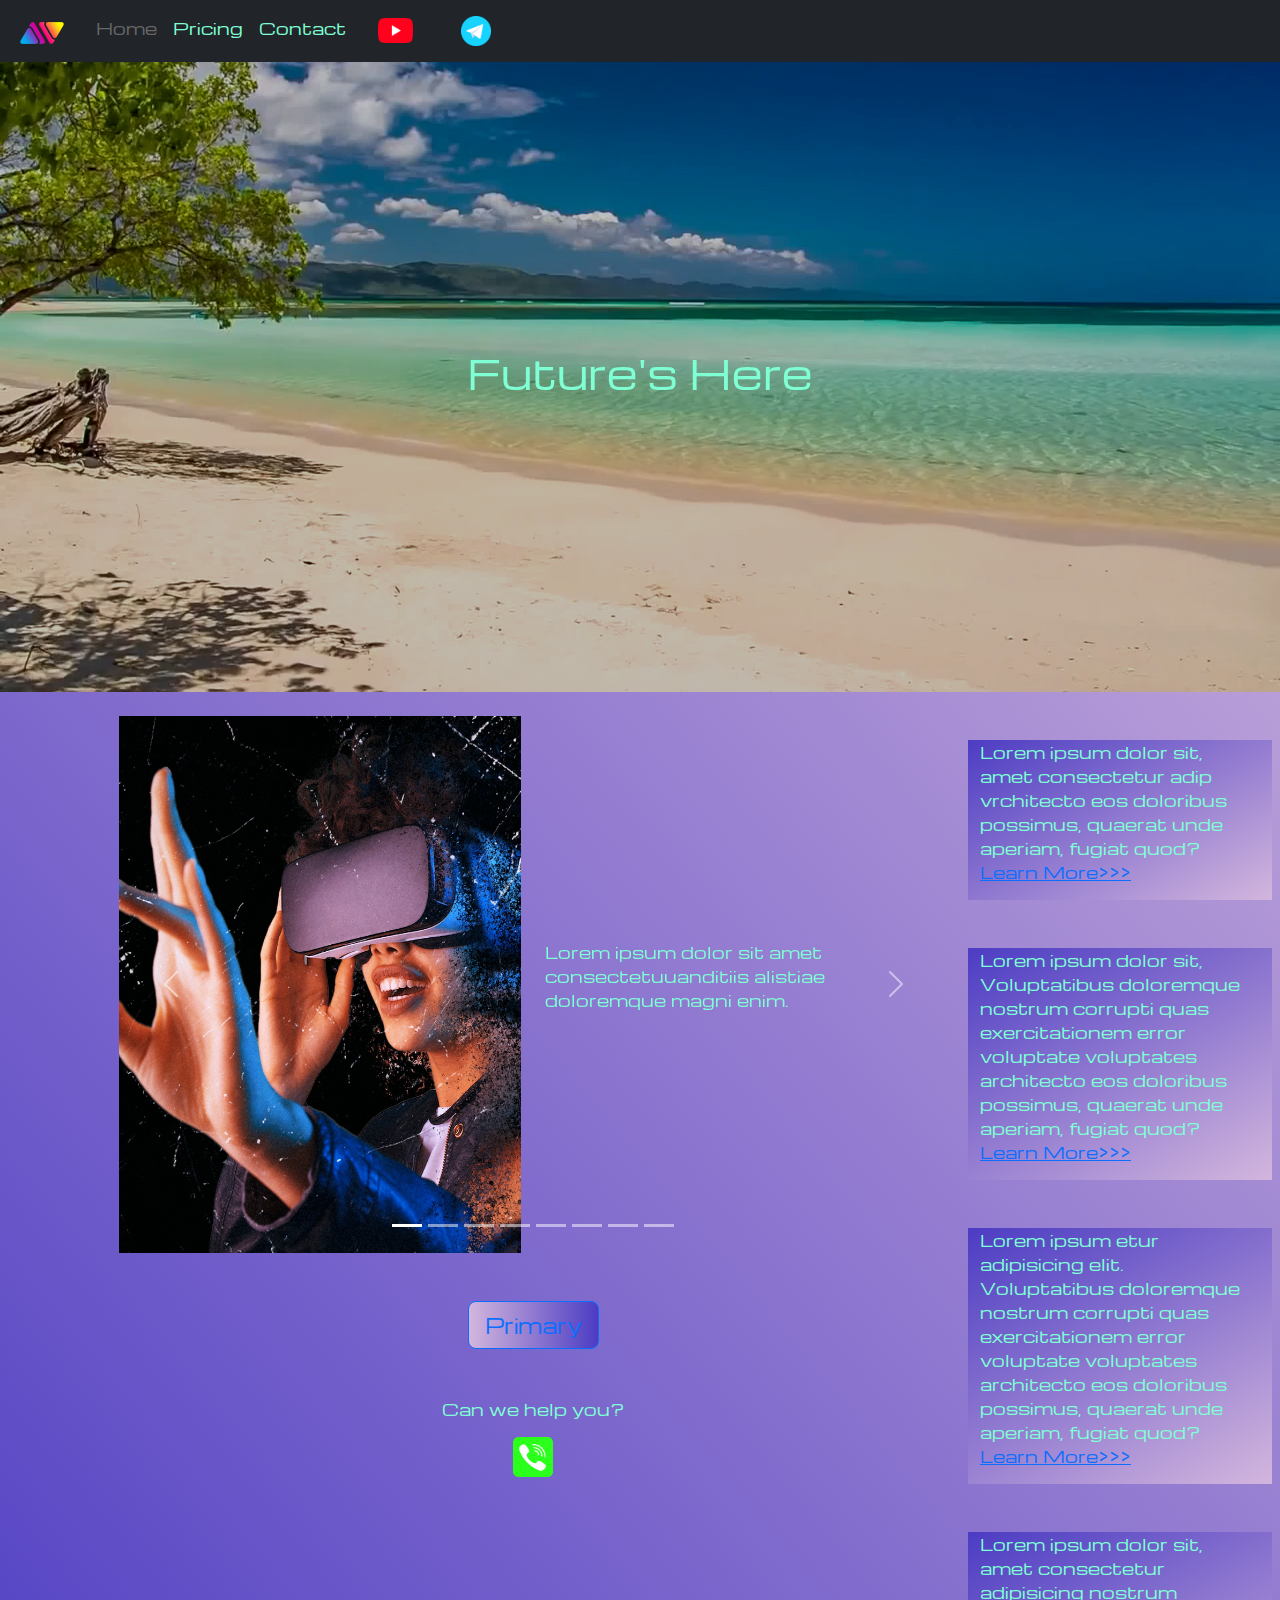
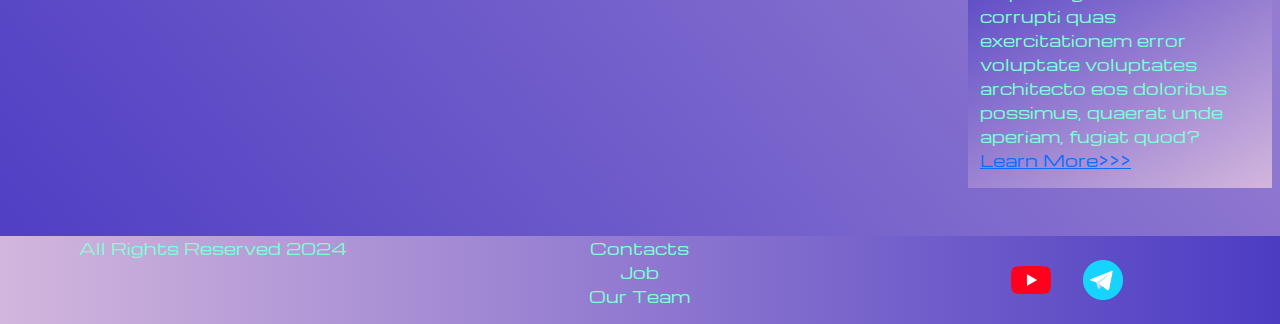
<file: index.html>
<!DOCTYPE html>
<html lang="en">

<head>
  <meta charset="UTF-8">
  <meta name="viewport" content="width=device-width, initial-scale=1.0">
  <link href="https://cdn.jsdelivr.net/npm/bootstrap@5.3.3/dist/css/bootstrap.min.css" rel="stylesheet"
    integrity="sha384-QWTKZyjpPEjISv5WaRU9OFeRpok6YctnYmDr5pNlyT2bRjXh0JMhjY6hW+ALEwIH" crossorigin="anonymous">
  <link rel="stylesheet" href="source/styles/mycss.css">
  <link rel="stylesheet" href="source/styles/bgvideo.css">
  
  <link rel="apple-touch-icon" sizes="180x180" href="source/files/apple-touch-icon.png">
  <link rel="icon" type="image/png" sizes="32x32" href="source/files/favicon-32x32.png">
  <link rel="icon" type="image/png" sizes="16x16" href="source/files/favicon-16x16.png">
  <link rel="manifest" href="source/files/site.webmanifest">

  <title>GM</title>
</head>

<body>
  <header>
    <nav class="navbar navbar-expand-lg bg-dark">
      <div class="container-fluid">
        <a class="navbar-brand" href="/"><img src="source/images/Logo-png.png" alt="Логотип"></a>
        <button class="navbar-toggler" type="button" data-bs-toggle="collapse" data-bs-target="#navbarNav"
          aria-controls="navbarNav" aria-expanded="false" aria-label="Toggle navigation">
          <span class="navbar-toggler-icon"></span>
        </button>
        <div class="collapse navbar-collapse" id="navbarNav">
          <ul class="navbar-nav">
            <li class="nav-item">
              <a class="nav-link active" aria-current="page" href="/">Home</a>
            </li>
            <li class="nav-item">
              <a class="nav-link" href="pricing.html">Pricing</a>
            </li>
            <li class="nav-item">
              <a class="nav-link" aria-current="page" href="pricing.html">Contact</a>
            </li>
            <li class="nav-item">
              <a class="nav-link" aria-current="page" href="pricing.html">
                <img style="width: 35px; margin-inline: 1em;" src="source/images/yt.png" alt="Youtube">
              </a>
            </li>
            <li class="nav-item">
              <a class="nav-link" aria-current="page" href="pricing.html">
                <img style="width: 30px; margin-inline: 1em;" src="source/images//tg.png" alt="Telegram">
              </a>
            </li>
          </ul>
        </div>
      </div>
    </nav>
  </header>

  <section>
    <div class="bgvideo">
      <video src="source/video/bg-video.mp4" type="video/mp4" autoplay muted loop></video>
      <div class="effect"></div>
      <div class="video-text">
        <h1>Future's Here</h1>
      </div>
    </div>

    <div class="container-fluid mt-4">
      <div class="row">
        <div class="col-lg-1">
        </div>

        <div class="col-lg-8 col-md-12">
          <div class="row">

            <div id="carouselExampleIndicators" class="carousel slide" data-bs-ride="carousel">
              <div class="carousel-indicators">
                <button type="button" data-bs-target="#carouselExampleIndicators" data-bs-slide-to="0" class="active"
                  aria-current="true" aria-label="Slide 1"></button>
                <button type="button" data-bs-target="#carouselExampleIndicators" data-bs-slide-to="1"
                  aria-label="Slide 2"></button>
                <button type="button" data-bs-target="#carouselExampleIndicators" data-bs-slide-to="2"
                  aria-label="Slide 3"></button>
                <button type="button" data-bs-target="#carouselExampleIndicators" data-bs-slide-to="3"
                  aria-label="Slide 4"></button>
                <button type="button" data-bs-target="#carouselExampleIndicators" data-bs-slide-to="4"
                  aria-label="Slide 5"></button>
                <button type="button" data-bs-target="#carouselExampleIndicators" data-bs-slide-to="5"
                  aria-label="Slide 6"></button>
                <button type="button" data-bs-target="#carouselExampleIndicators" data-bs-slide-to="6"
                  aria-label="Slide 7"></button>
                <button type="button" data-bs-target="#carouselExampleIndicators" data-bs-slide-to="7"
                  aria-label="Slide 8"></button>
              </div>
              <div class="carousel-inner">
                <div class="carousel-item active">
                  <div class="d-block w-100">
                    <div class="row">
                      <div class="col-lg-6 col-md-6">
                        <img src="source/images/vr.png" class="w-100" alt="...">
                      </div>
                      <div class="col-lg-6 col-md-6 slide-text">
                        <p>Lorem ipsum dolor sit amet consectetuuanditiis alistiae doloremque magni enim.</p>
                      </div>
                    </div>
                  </div>
                </div>
                <div class="carousel-item">
                  <div class="d-block w-100">
                    <div class="row">
                      <div class="col-lg-6 col-md-6">
                        <img src="source/images/gaming pc.png" class="w-100" alt="...">
                      </div>
                      <div class="col-lg-6 col-md-6 slide-text">
                        <p>Lorem ipsum dolor adipisicing elit. Dolorestiae doloremque magni enim.
                        </p>
                      </div>
                    </div>
                  </div>
                </div>
                <div class="carousel-item">
                  <div class="d-block w-100">
                    <div class="row">
                      <div class="col-lg-6 col-md-6">
                        <img src="source/images/laptop.png" class="w-100" alt="...">
                      </div>
                      <div class="col-lg-6 col-md-6 slide-text">
                        <p>Lorem ipsum dolor sremque magni enim.</p>
                      </div>
                    </div>
                  </div>
                </div>
                <div class="carousel-item">
                  <div class="d-block w-100">
                    <div class="row">
                      <div class="col-lg-6 col-md-6">
                        <img src="source/images/acc.png" class="w-100" alt="...">
                      </div>
                      <div class="col-lg-6 col-md-6 slide-text">
                        <p>Lorem ipsum dolor sittiae doloremque magni enim.
                        </p>
                      </div>
                    </div>
                  </div>
                </div>
                <div class="carousel-item">
                  <div class="d-block w-100">
                    <div class="row">
                      <div class="col-lg-6 col-md-6">
                        <img src="source/images/controller.png" class="w-100" alt="...">
                      </div>
                      <div class="col-lg-6 col-md-6 slide-text">
                        <p>Lorem ipsum destiae doloremque magni enim.</p>
                      </div>
                    </div>
                  </div>
                </div>
                <div class="carousel-item">
                  <div class="d-block w-100">
                    <div class="row">
                      <div class="col-lg-6 col-md-6">
                        <img src="source/images/gpu.png" class="w-100" alt="...">
                      </div>
                      <div class="col-lg-6 col-md-6 slide-text">
                        <p>Lorem ipsum pie doloremque magni enim.</p>
                      </div>
                    </div>
                  </div>
                </div>
                <div class="carousel-item">
                  <div class="d-block w-100">
                    <div class="row">
                      <div class="col-lg-6 col-md-6">
                        <img src="source/images/other.png" class="w-100" alt="...">
                      </div>
                      <div class="col-lg-6 col-md-6 slide-text">
                        <p>Lorem ipsum dolor sit amet cetur adiping elit. Dolorestiae doloremque magni enim.</p>
                      </div>
                    </div>
                  </div>
                </div>
                <div class="carousel-item">
                  <div class="d-block w-100">
                    <div class="row">
                      <div class="col-lg-6 col-md-6">
                        <img src="source/images/cpu.png" class="w-100" alt="...">
                      </div>
                      <div class="col-lg-6 col-md-6 slide-text">
                        <p>Lorem ipsum dolor sit amet conlorestiae doloremque magni enim.</p>
                      </div>
                    </div>
                  </div>
                </div>

              </div>
              <button class="carousel-control-prev" type="button" data-bs-target="#carouselExampleIndicators"
                data-bs-slide="prev">
                <span class="carousel-control-prev-icon" aria-hidden="true"></span>
                <span class="visually-hidden">Previous</span>
              </button>
              <button class="carousel-control-next" type="button" data-bs-target="#carouselExampleIndicators"
                data-bs-slide="next">
                <span class="carousel-control-next-icon" aria-hidden="true"></span>
                <span class="visually-hidden">Next</span>
              </button>
            </div>

            <div class="col-lg-12 col-md-12 text-center mt-4">
              <button type="button" class="btn btn-outline-primary btn-lg my-4">Primary</button>
            </div>


            <div class="col-lg-12 col-md-12 text-center mt-4">
              <p>Can we help you?</p>
            </div>
            <div class="col-lg-12 col-md-12 text-center">
              <img class="call-anim" style="width: 40px" src="source/images/phone.png" alt="Youtube">
            </div>




          </div>
        </div>

        <div class="col-lg-3 col-md-12">
          <div class="row px-2">
            <div class="col-lg-12 sidebar my-4">
              <p>Lorem ipsum dolor sit, amet consectetur adip vrchitecto eos doloribus possimus, quaerat unde aperiam,
                fugiat quod? <a href="#">Learn More>>></a></p>
            </div>
            <div class="col-lg-12 sidebar my-4">
              <p>Lorem ipsum dolor sit, Voluptatibus doloremque nostrum corrupti quas exercitationem error voluptate
                voluptates architecto eos doloribus possimus, quaerat unde aperiam, fugiat quod? <a href="#">Learn
                  More>>></a></p>
            </div>
            <div class="col-lg-12 sidebar my-4">
              <p>Lorem ipsum etur adipisicing elit. Voluptatibus doloremque nostrum corrupti quas exercitationem error
                voluptate voluptates architecto eos doloribus possimus, quaerat unde aperiam, fugiat quod? <a
                  href="#">Learn More>>></a></p>
            </div>
            <div class="col-lg-12 sidebar my-4">
              <p>Lorem ipsum dolor sit, amet consectetur adipisicing nostrum corrupti quas exercitationem error
                voluptate voluptates architecto eos doloribus possimus, quaerat unde aperiam, fugiat quod? <a
                  href="#">Learn More>>></a></p>
            </div>
          </div>
        </div>

      </div>


    </div>
  </section>



  <footer class="mt-4">
    <div class="container-fluid">
      <div class="row">
        <div class="col-lg-4 col-md-12 text-center">
          <p>All Rights Reserved 2024</p>
        </div>
        <div class="col-lg-4 col-md-12 text-center">
          <p>Contacts <br>Job <br>Our Team</p>
        </div>
        <div class="col-lg-4 col-md-12 media-links">
          <a href="https://youtube.com" target="_blank"><img style="width: 40px; margin-inline: 1em;"
              src="source/images/yt.png" alt="Youtube"></a>
          <a href="#"><img style="width: 40px; margin-inline: 1em;" src="source/images/tg.png" alt="Telegram"></a>
        </div>
      </div>
    </div>
  </footer>
  <script src="https://cdn.jsdelivr.net/npm/bootstrap@5.0.2/dist/js/bootstrap.bundle.min.js"
    integrity="sha384-MrcW6ZMFYlzcLA8Nl+NtUVF0sA7MsXsP1UyJoMp4YLEuNSfAP+JcXn/tWtIaxVXM"
    crossorigin="anonymous"></script>
</body>

</html>
</file>
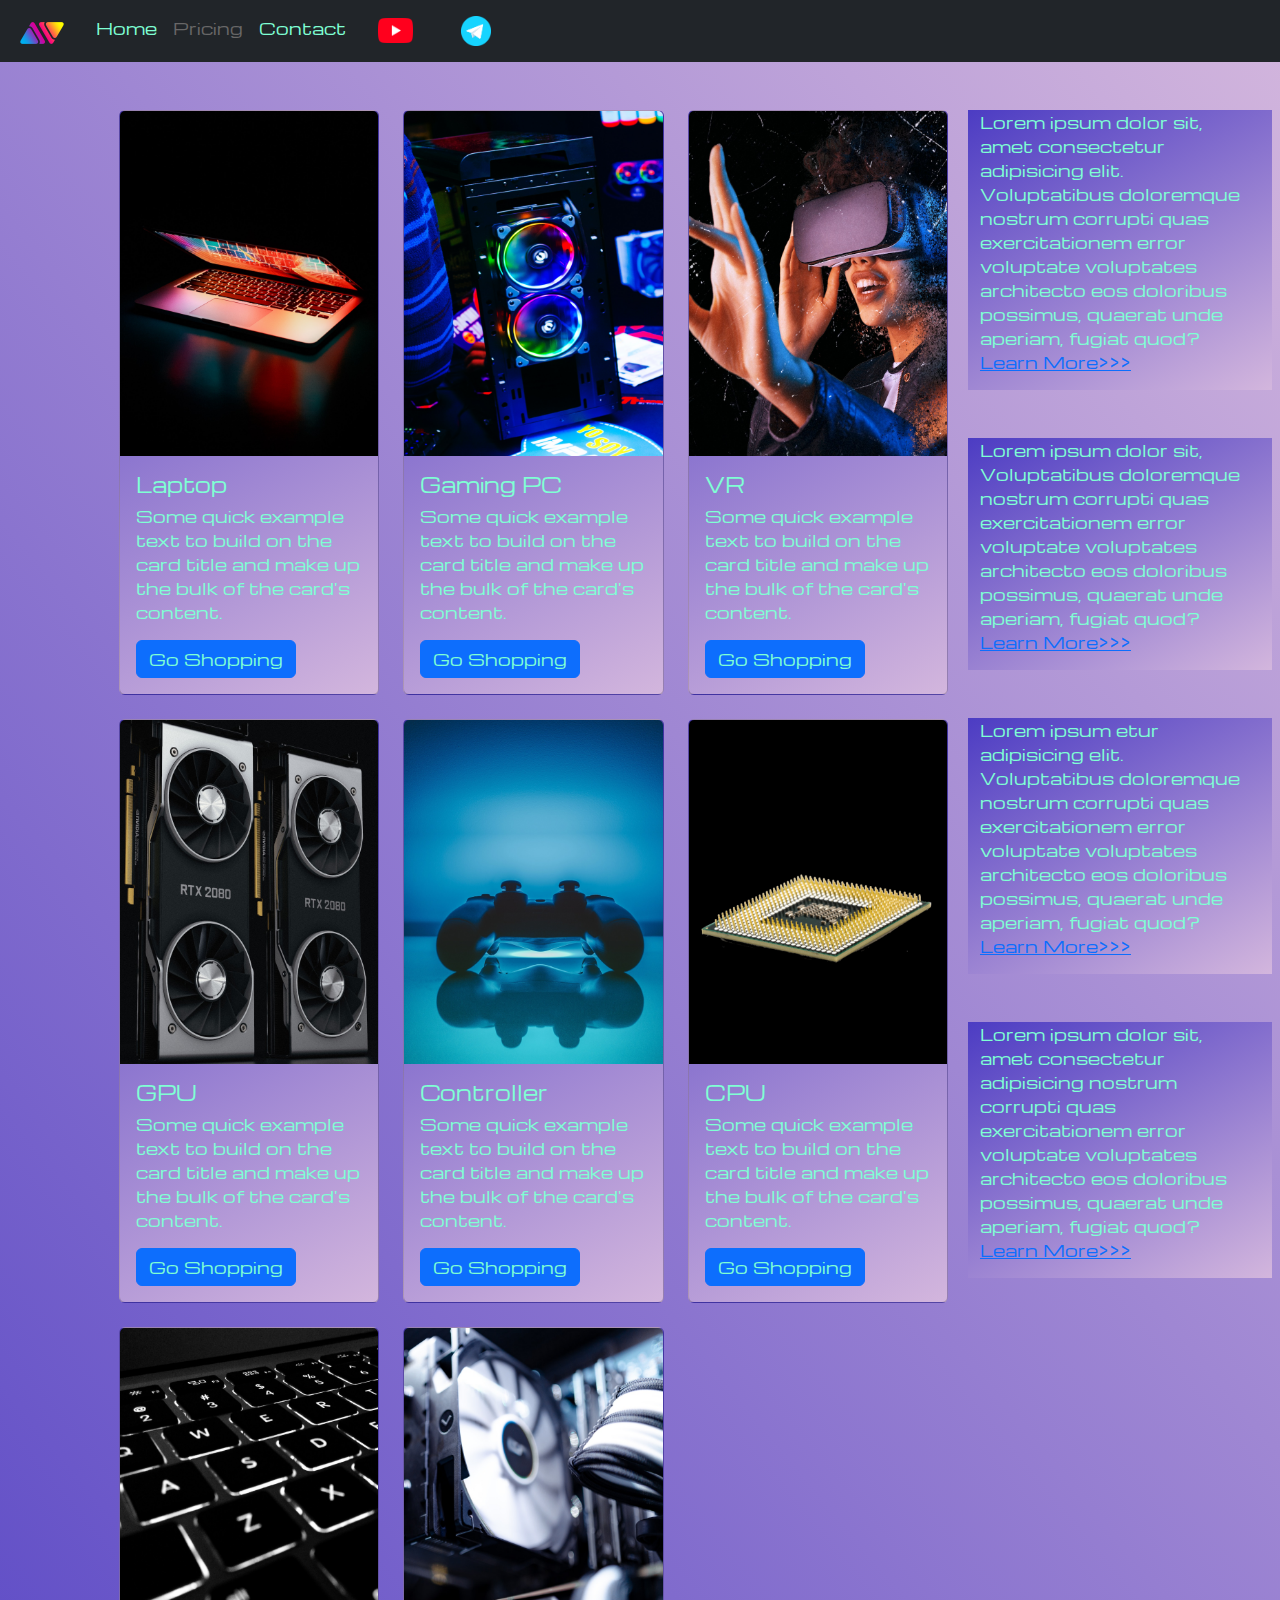
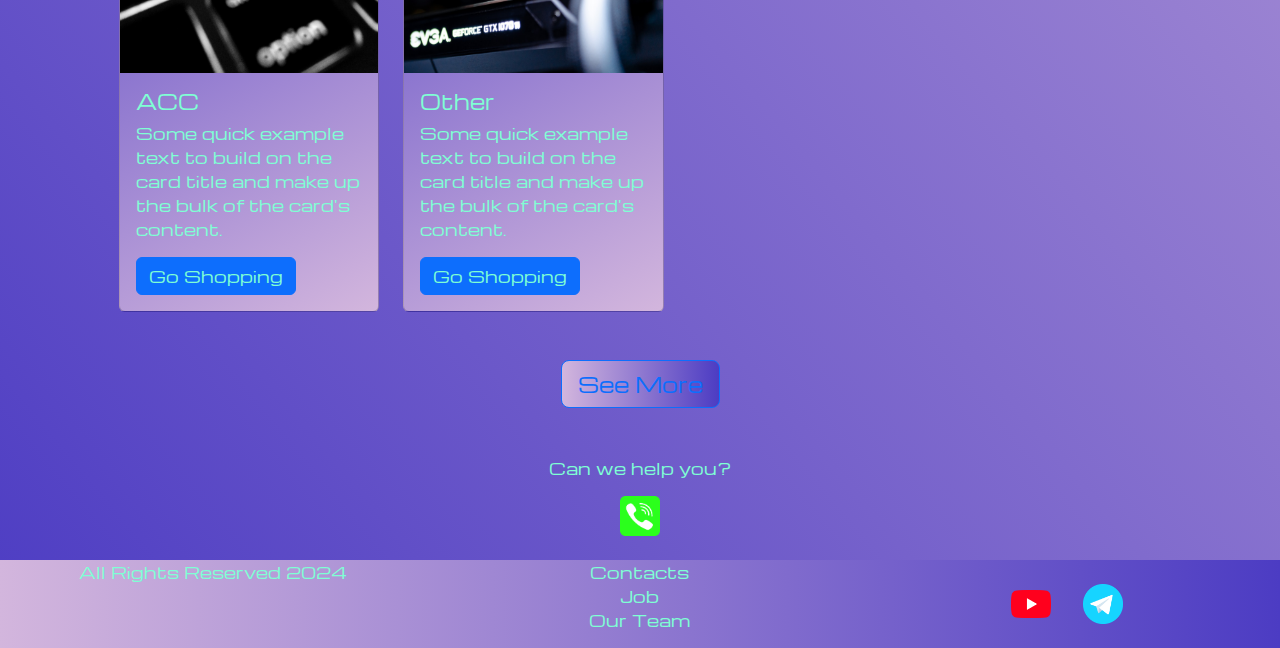
<file: pricing.html>
<!DOCTYPE html>
<html lang="en">

<head>
  <meta charset="UTF-8" />
  <meta name="viewport" content="width=device-width, initial-scale=1.0" />
  <link href="https://cdn.jsdelivr.net/npm/bootstrap@5.3.3/dist/css/bootstrap.min.css" rel="stylesheet"
    integrity="sha384-QWTKZyjpPEjISv5WaRU9OFeRpok6YctnYmDr5pNlyT2bRjXh0JMhjY6hW+ALEwIH" crossorigin="anonymous" />
  <link rel="stylesheet" href="source/styles/mycss.css" />
  
  <link rel="apple-touch-icon" sizes="180x180" href="source/files/apple-touch-icon.png">
  <link rel="icon" type="image/png" sizes="32x32" href="source/files/favicon-32x32.png">
  <link rel="icon" type="image/png" sizes="16x16" href="source/files/favicon-16x16.png">
  <link rel="manifest" href="source/files/site.webmanifest">
  
  <title>GM</title>
</head>

<body>
  <header>
    <nav class="navbar navbar-expand-lg bg-dark">
      <div class="container-fluid">
        <a class="navbar-brand" href="/"><img src="source/images/Logo-png.png" alt="Логотип" /></a>
        <button class="navbar-toggler" type="button" data-bs-toggle="collapse" data-bs-target="#navbarNav"
          aria-controls="navbarNav" aria-expanded="false" aria-label="Toggle navigation">
          <span class="navbar-toggler-icon"></span>
        </button>
        <div class="collapse navbar-collapse" id="navbarNav">
          <ul class="navbar-nav">
            <li class="nav-item">
              <a class="nav-link" aria-current="page" href="/">Home</a>
            </li>
            <li class="nav-item">
              <a class="nav-link active" aria-current="page" href="pricing.html">Pricing</a>
            </li>
            <li class="nav-item">
              <a class="nav-link" aria-current="page" href="pricing.html">Contact</a>
            </li>
            <li class="nav-item">
              <a class="nav-link" aria-current="page" href="pricing.html">
                <img style="width: 35px; margin-inline: 1em;" src="source/images/yt.png" alt="Youtube">
              </a>
            </li>
            <li class="nav-item">
              <a class="nav-link" aria-current="page" href="pricing.html">
                <img style="width: 30px; margin-inline: 1em;" src="source/images//tg.png" alt="Telegram">
              </a>
            </li>
            
          </ul>
        </div>
      </div>
    </nav>
  </header>

  <section>
    <div class="container-fluid mt-4">
      <div class="row">
        <div class="col-lg-1">
        </div>

        <div class="col-lg-8 col-md-12">
          <div class="row">
            <div class="col-lg-4 col-md-6 mt-4">
              <div class="card">
                <a href="#"><img src="source/images/laptop.png" class="card-img-top" alt="Laptop" /></a>
                <div class="card-body">
                  <h5 class="card-title"><a href="#">Laptop</a></h5>
                  <p class="card-text">
                    <a href="#">
                      Some quick example text to build on the card title and
                      make up the bulk of the card's content.
                    </a>
                  </p>
                  <a href="#" class="btn btn-primary">Go Shopping</a>
                </div>
              </div>
            </div>
            <div class="col-lg-4 col-md-6 mt-4">
              <div class="card">
                <img src="source/images/gaming pc.png" class="card-img-top" alt="Gaming PC" />
                <div class="card-body">
                  <h5 class="card-title">Gaming PC</h5>
                  <p class="card-text">
                    Some quick example text to build on the card title and
                    make up the bulk of the card's content.
                  </p>
                  <a href="#" class="btn btn-primary">Go Shopping</a>
                </div>
              </div>
            </div>
            <div class="col-lg-4 col-md-6 mt-4">
              <div class="card">
                <img src="source/images/vr.png" class="card-img-top" alt="VR" />
                <div class="card-body">
                  <h5 class="card-title">VR</h5>
                  <p class="card-text">
                    Some quick example text to build on the card title and
                    make up the bulk of the card's content.
                  </p>
                  <a href="#" class="btn btn-primary">Go Shopping</a>
                </div>
              </div>
            </div>
            <div class="col-lg-4 col-md-6 mt-4">
              <div class="card">
                <img src="source/images/gpu.png" class="card-img-top" alt="GPU" />
                <div class="card-body">
                  <h5 class="card-title">GPU</h5>
                  <p class="card-text">
                    Some quick example text to build on the card title and
                    make up the bulk of the card's content.
                  </p>
                  <a href="#" class="btn btn-primary">Go Shopping</a>
                </div>
              </div>
            </div>
            <div class="col-lg-4 col-md-6 mt-4">
              <div class="card">
                <img src="source/images/controller.png" class="card-img-top" alt="Controller" />
                <div class="card-body">
                  <h5 class="card-title">Controller</h5>
                  <p class="card-text">
                    Some quick example text to build on the card title and
                    make up the bulk of the card's content.
                  </p>
                  <a href="#" class="btn btn-primary">Go Shopping</a>
                </div>
              </div>
            </div>
            <div class="col-lg-4 col-md-6 mt-4">
              <div class="card">
                <img src="source/images/cpu.png" class="card-img-top" alt="CPU" />
                <div class="card-body">
                  <h5 class="card-title">CPU</h5>
                  <p class="card-text">
                    Some quick example text to build on the card title and
                    make up the bulk of the card's content.
                  </p>
                  <a href="#" class="btn btn-primary">Go Shopping</a>
                </div>
              </div>
            </div>
            <div class="col-lg-4 col-md-6 mt-4">
              <div class="card">
                <img src="source/images/acc.png" class="card-img-top" alt="ACC" />
                <div class="card-body">
                  <h5 class="card-title">ACC</h5>
                  <p class="card-text">
                    Some quick example text to build on the card title and
                    make up the bulk of the card's content.
                  </p>
                  <a href="#" class="btn btn-primary">Go Shopping</a>
                </div>
              </div>
            </div>
            <div class="col-lg-4 col-md-6 mt-4">
              <div class="card">
                <img src="source/images/other.png" class="card-img-top" alt="other" />
                <div class="card-body">
                  <h5 class="card-title">Other</h5>
                  <p class="card-text">
                    Some quick example text to build on the card title and
                    make up the bulk of the card's content.
                  </p>
                  <a href="#" class="btn btn-primary">Go Shopping</a>
                </div>
              </div>
            </div>


          </div>
        </div>

        <div class="col-lg-3 col-md-12">
          <div class="row px-2">
            <div class="col-lg-12 sidebar my-4">
              <p>Lorem ipsum dolor sit, amet consectetur adipisicing elit. Voluptatibus doloremque nostrum corrupti quas
                exercitationem error voluptate voluptates architecto eos doloribus possimus, quaerat unde aperiam,
                fugiat quod? <a href="#">Learn More>>></a></p>
            </div>
            <div class="col-lg-12 sidebar my-4">
              <p>Lorem ipsum dolor sit, Voluptatibus doloremque nostrum corrupti quas exercitationem error voluptate
                voluptates architecto eos doloribus possimus, quaerat unde aperiam, fugiat quod? <a href="#">Learn
                  More>>></a></p>
            </div>
            <div class="col-lg-12 sidebar my-4">
              <p>Lorem ipsum etur adipisicing elit. Voluptatibus doloremque nostrum corrupti quas exercitationem error
                voluptate voluptates architecto eos doloribus possimus, quaerat unde aperiam, fugiat quod? <a
                  href="#">Learn More>>></a></p>
            </div>
            <div class="col-lg-12 sidebar my-4">
              <p>Lorem ipsum dolor sit, amet consectetur adipisicing nostrum corrupti quas exercitationem error
                voluptate voluptates architecto eos doloribus possimus, quaerat unde aperiam, fugiat quod? <a
                  href="#">Learn More>>></a></p>
            </div>
          </div>
        </div>

      </div>

      <div class="col-lg-12 col-md-12 text-center mt-4">
        <button type="button" class="btn btn-outline-primary btn-lg my-4">See More</button>
      </div>


      <div class="col-lg-12 col-md-12 text-center mt-4">
        <p>Can we help you?</p>
      </div>
      <div class="col-lg-12 col-md-12 text-center">
        <img class="call-anim" style="width: 40px" src="source/images/phone.png" alt="Youtube">
      </div>

    </div>
  </section>

  <footer class="mt-4">
    <div class="container-fluid">
      <div class="row">
        <div class="col-lg-4 col-md-12 text-center">
          <p>All Rights Reserved 2024</p>
        </div>
        <div class="col-lg-4 col-md-12 text-center">
          <p>Contacts <br>Job <br>Our Team</p>
        </div>
        <div class="col-lg-4 col-md-12 media-links">
          <a href="https://youtube.com" target="_blank"><img style="width: 40px; margin-inline: 1em;" src="source/images/yt.png" alt="Youtube"></a>
          <a href="#"><img style="width: 40px; margin-inline: 1em;" src="source/images/tg.png" alt="Telegram"></a>
        </div>
      </div>
    </div>
  </footer>

  <script src="https://cdn.jsdelivr.net/npm/bootstrap@5.0.2/dist/js/bootstrap.bundle.min.js"
    integrity="sha384-MrcW6ZMFYlzcLA8Nl+NtUVF0sA7MsXsP1UyJoMp4YLEuNSfAP+JcXn/tWtIaxVXM"
    crossorigin="anonymous"></script>
</body>

</html>
</file>
<file: source/styles/mycss.css>
@import url('https://fonts.googleapis.com/css?family=Michroma&display=swap');

body {
    font-family: Michroma, serif;
    background: linear-gradient(50deg, #4c3cc3 0%, #d3b6dd 100%);
}

p {
    color: aquamarine;
}

.nav-link {
    color: aquamarine;
}
.navbar-nav .nav-link.active {
    color: rgb(104, 103, 103);
}
.navbar-brand img {
    width: 60px;
}

.navbar-toggler {
    background-color:rgb(131, 134, 136);
}
.sidebar {
    color: aquamarine;
    background: linear-gradient(150deg, #4c3cc3 0%, #d3b6dd 100%);
}
.card {
    background: linear-gradient(150deg, #4c3cc3 0%, #d3b6dd 100%);
    color: aquamarine;
}
.card a {
    text-decoration: none;
    color: aquamarine;
}


.slide-text,
.footer-text {
    color: aquamarine;
    margin: auto auto
}

footer,
.btn-outline-primary {
    background: linear-gradient(270deg, #4c3cc3 0%, #d3b6dd 100%);

}
.media-links {
    display: flex;
    justify-content: center;
    align-items: center;
}
.call-anim {
    animation: call 2s ease 0s infinite normal forwards;
}

@keyframes call {
	0%,
	100% {
		transform: translateX(0%);
		transform-origin: 50% 50%;
	}

	15% {
		transform: translateX(-30px) rotate(-6deg);
	}

	30% {
		transform: translateX(15px) rotate(6deg);
	}

	45% {
		transform: translateX(-15px) rotate(-3.6deg);
	}

	60% {
		transform: translateX(9px) rotate(2.4deg);
	}

	75% {
		transform: translateX(-6px) rotate(-1.2deg);
	}
}


@media (max-width: 755px) {
    .carousel-indicators {
        display:none;
    }
}
</file>
<file: source/styles/bgvideo.css>
.bgvideo {
    height: 70vh;
    width: 100%;
    position: relative;
    display: flex;
    justify-content: center;
    align-items: center;
}

.bgvideo video {
    height: 70vh;
    width: 100%;
    position: absolute;
    top: 0;
    left: 0;
    object-fit: cover ;
    z-index: 1;
}
.effect {
    height: 70vh;
    width: 100%;
    position: absolute;
    top: 0;
    left: 0;
    object-fit: cover ;
    z-index: 2;
    background-color: rgba(0, 0, 0, 0.247);
}

.video-text {
    color:aquamarine;
    z-index: 2;
}
</file>
